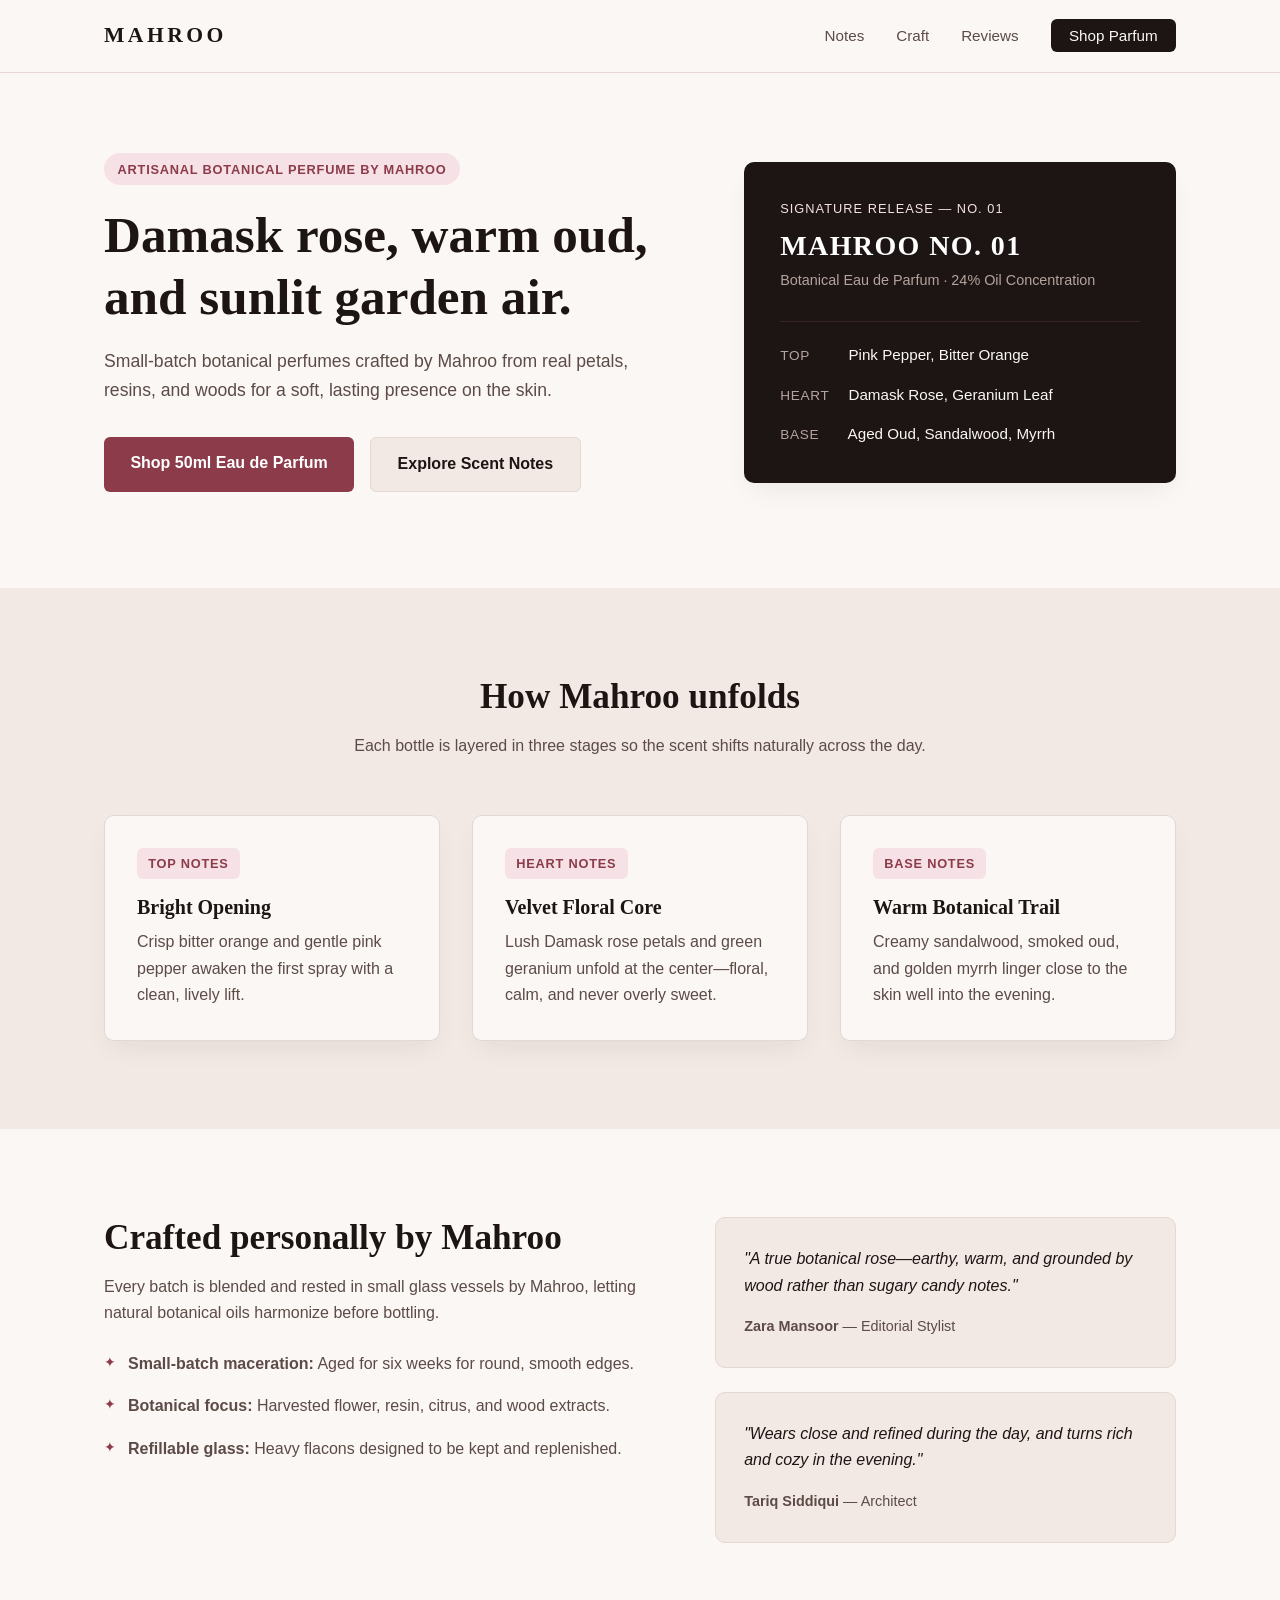
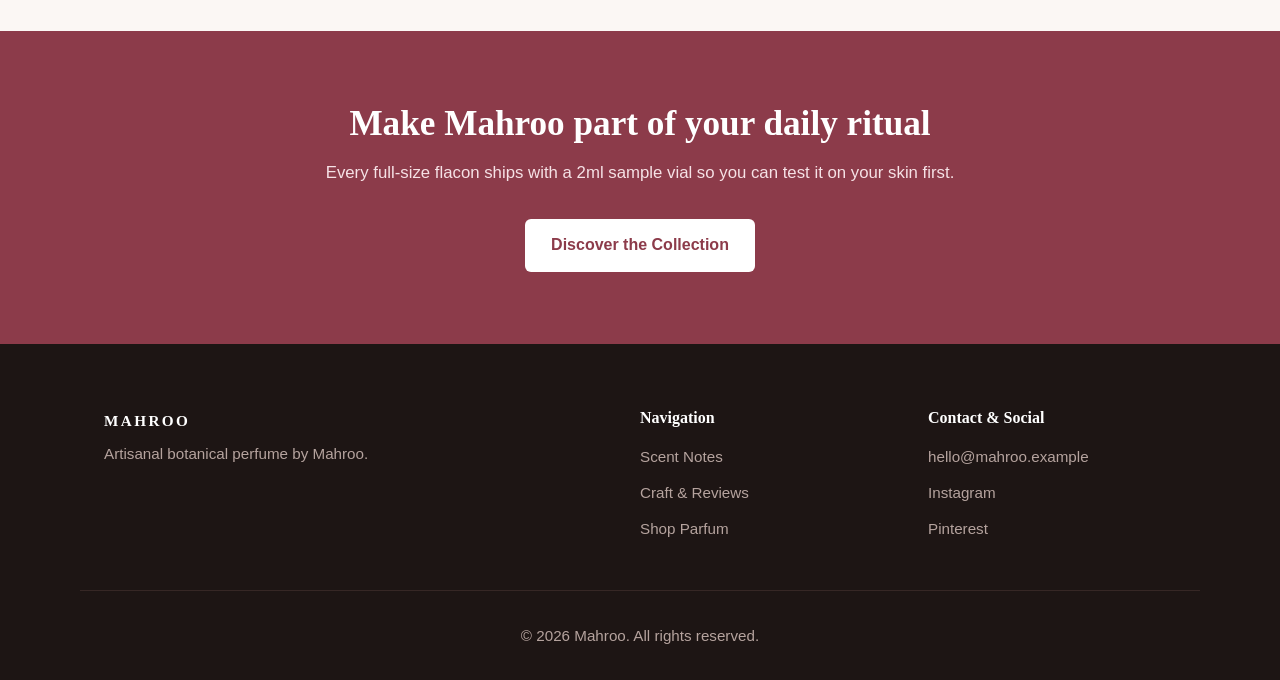
<file: TASK_01/index.html>
<!DOCTYPE html>
<html lang="en">
<head>
  <meta charset="UTF-8">
  <meta name="viewport" content="width=device-width, initial-scale=1.0">
  <title>Mahroo — Artisanal Botanical Perfume</title>
  <link rel="stylesheet" href="styles.css">
</head>
<body>

  <!-- Sticky Navigation Bar -->
  <header class="navbar">
    <div class="container nav-content">
      <a href="#" class="logo">MAHROO</a>
      <nav>
        <ul class="nav-links">
          <li><a href="#notes">Notes</a></li>
          <li><a href="#craft">Craft</a></li>
          <li><a href="#reviews">Reviews</a></li>
          <li><a href="#order" class="nav-cta">Shop Parfum</a></li>
        </ul>
      </nav>
    </div>
  </header>

  <main>
    <!-- Hero Section -->
    <section class="hero">
      <div class="container hero-grid">
        <div class="hero-text">
          <span class="badge">Artisanal Botanical Perfume by Mahroo</span>
          <h1>Damask rose, warm oud, and sunlit garden air.</h1>
          <p>Small-batch botanical perfumes crafted by Mahroo from real petals, resins, and woods for a soft, lasting presence on the skin.</p>
          <div class="hero-actions">
            <a href="#order" class="btn btn-primary">Shop 50ml Eau de Parfum</a>
            <a href="#notes" class="btn btn-secondary">Explore Scent Notes</a>
          </div>
        </div>

        <div class="hero-visual">
          <div class="scent-card">
            <p class="scent-tag">Signature Release — No. 01</p>
            <h2>MAHROO NO. 01</h2>
            <p class="scent-concentration">Botanical Eau de Parfum · 24% Oil Concentration</p>
            <ul class="pyramid-list">
              <li><span>Top</span> Pink Pepper, Bitter Orange</li>
              <li><span>Heart</span> Damask Rose, Geranium Leaf</li>
              <li><span>Base</span> Aged Oud, Sandalwood, Myrrh</li>
            </ul>
          </div>
        </div>
      </div>
    </section>

    <!-- Section 1: Scent Notes -->
    <section id="notes" class="section bg-alt">
      <div class="container">
        <div class="section-header">
          <h2>How Mahroo unfolds</h2>
          <p>Each bottle is layered in three stages so the scent shifts naturally across the day.</p>
        </div>

        <div class="cards-grid">
          <article class="card">
            <div class="note-label">Top Notes</div>
            <h3>Bright Opening</h3>
            <p>Crisp bitter orange and gentle pink pepper awaken the first spray with a clean, lively lift.</p>
          </article>

          <article class="card">
            <div class="note-label">Heart Notes</div>
            <h3>Velvet Floral Core</h3>
            <p>Lush Damask rose petals and green geranium unfold at the center—floral, calm, and never overly sweet.</p>
          </article>

          <article class="card">
            <div class="note-label">Base Notes</div>
            <h3>Warm Botanical Trail</h3>
            <p>Creamy sandalwood, smoked oud, and golden myrrh linger close to the skin well into the evening.</p>
          </article>
        </div>
      </div>
    </section>

    <!-- Section 2: Craft & Reviews -->
    <section id="craft" class="section">
      <div class="container craft-grid">
        <div class="craft-info">
          <h2>Crafted personally by Mahroo</h2>
          <p>Every batch is blended and rested in small glass vessels by Mahroo, letting natural botanical oils harmonize before bottling.</p>
          <ul class="craft-list">
            <li><strong>Small-batch maceration:</strong> Aged for six weeks for round, smooth edges.</li>
            <li><strong>Botanical focus:</strong> Harvested flower, resin, citrus, and wood extracts.</li>
            <li><strong>Refillable glass:</strong> Heavy flacons designed to be kept and replenished.</li>
          </ul>
        </div>

        <div id="reviews" class="reviews-stack">
          <blockquote class="review-card">
            <p>"A true botanical rose—earthy, warm, and grounded by wood rather than sugary candy notes."</p>
            <footer><strong>Zara Mansoor</strong> — Editorial Stylist</footer>
          </blockquote>

          <blockquote class="review-card">
            <p>"Wears close and refined during the day, and turns rich and cozy in the evening."</p>
            <footer><strong>Tariq Siddiqui</strong> — Architect</footer>
          </blockquote>
        </div>
      </div>
    </section>

    <!-- Call to Action -->
    <section id="order" class="cta-banner">
      <div class="container">
        <h2>Make Mahroo part of your daily ritual</h2>
        <p>Every full-size flacon ships with a 2ml sample vial so you can test it on your skin first.</p>
        <a href="#" class="btn btn-light">Discover the Collection</a>
      </div>
    </section>
  </main>

  <!-- Footer -->
  <footer class="site-footer">
    <div class="container footer-grid">
      <div>
        <a href="#" class="logo">MAHROO</a>
        <p>Artisanal botanical perfume by Mahroo.</p>
      </div>

      <div>
        <h4>Navigation</h4>
        <ul>
          <li><a href="#notes">Scent Notes</a></li>
          <li><a href="#craft">Craft &amp; Reviews</a></li>
          <li><a href="#order">Shop Parfum</a></li>
        </ul>
      </div>

      <div>
        <h4>Contact &amp; Social</h4>
        <ul>
          <li><a href="mailto:hello@mahroo.example">hello@mahroo.example</a></li>
          <li><a href="#">Instagram</a></li>
          <li><a href="#">Pinterest</a></li>
        </ul>
      </div>
    </div>

    <div class="container footer-bottom">
      <p>&copy; 2026 Mahroo. All rights reserved.</p>
    </div>
  </footer>

</body>
</html>
</file>
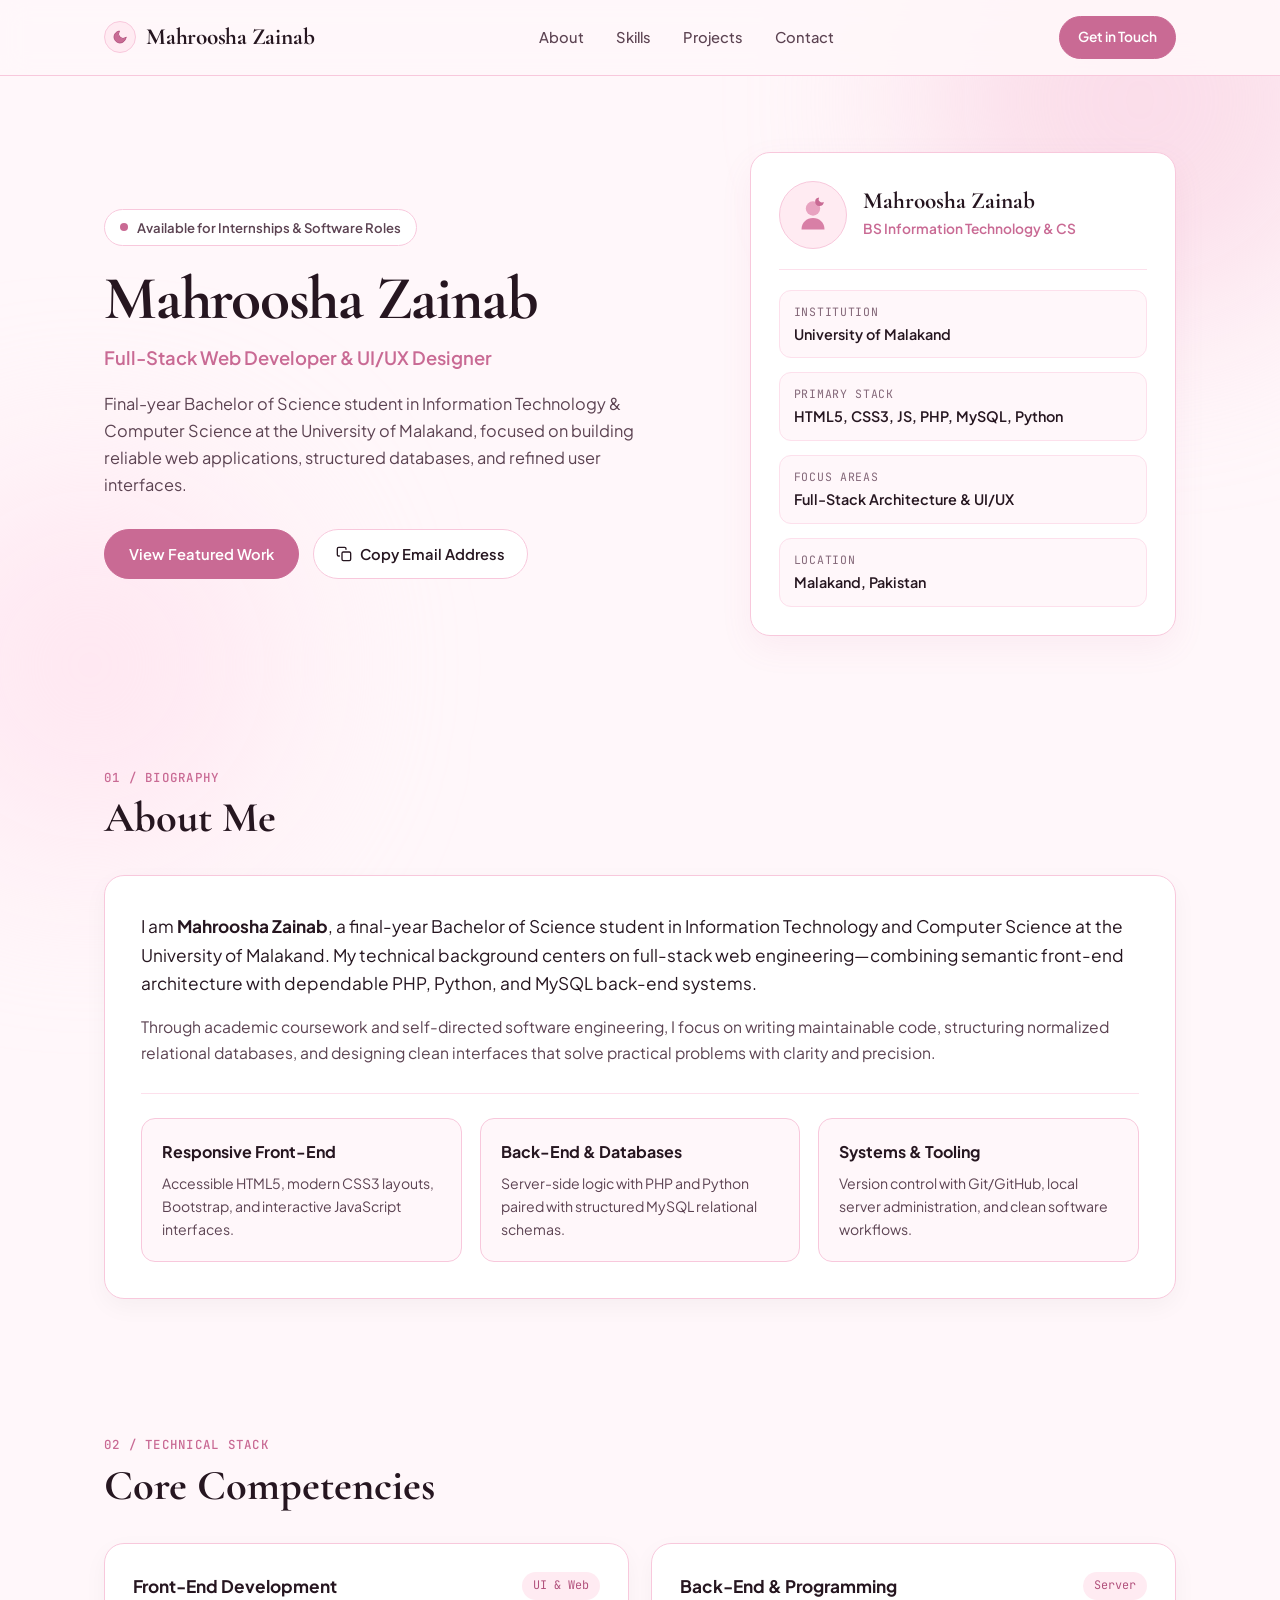
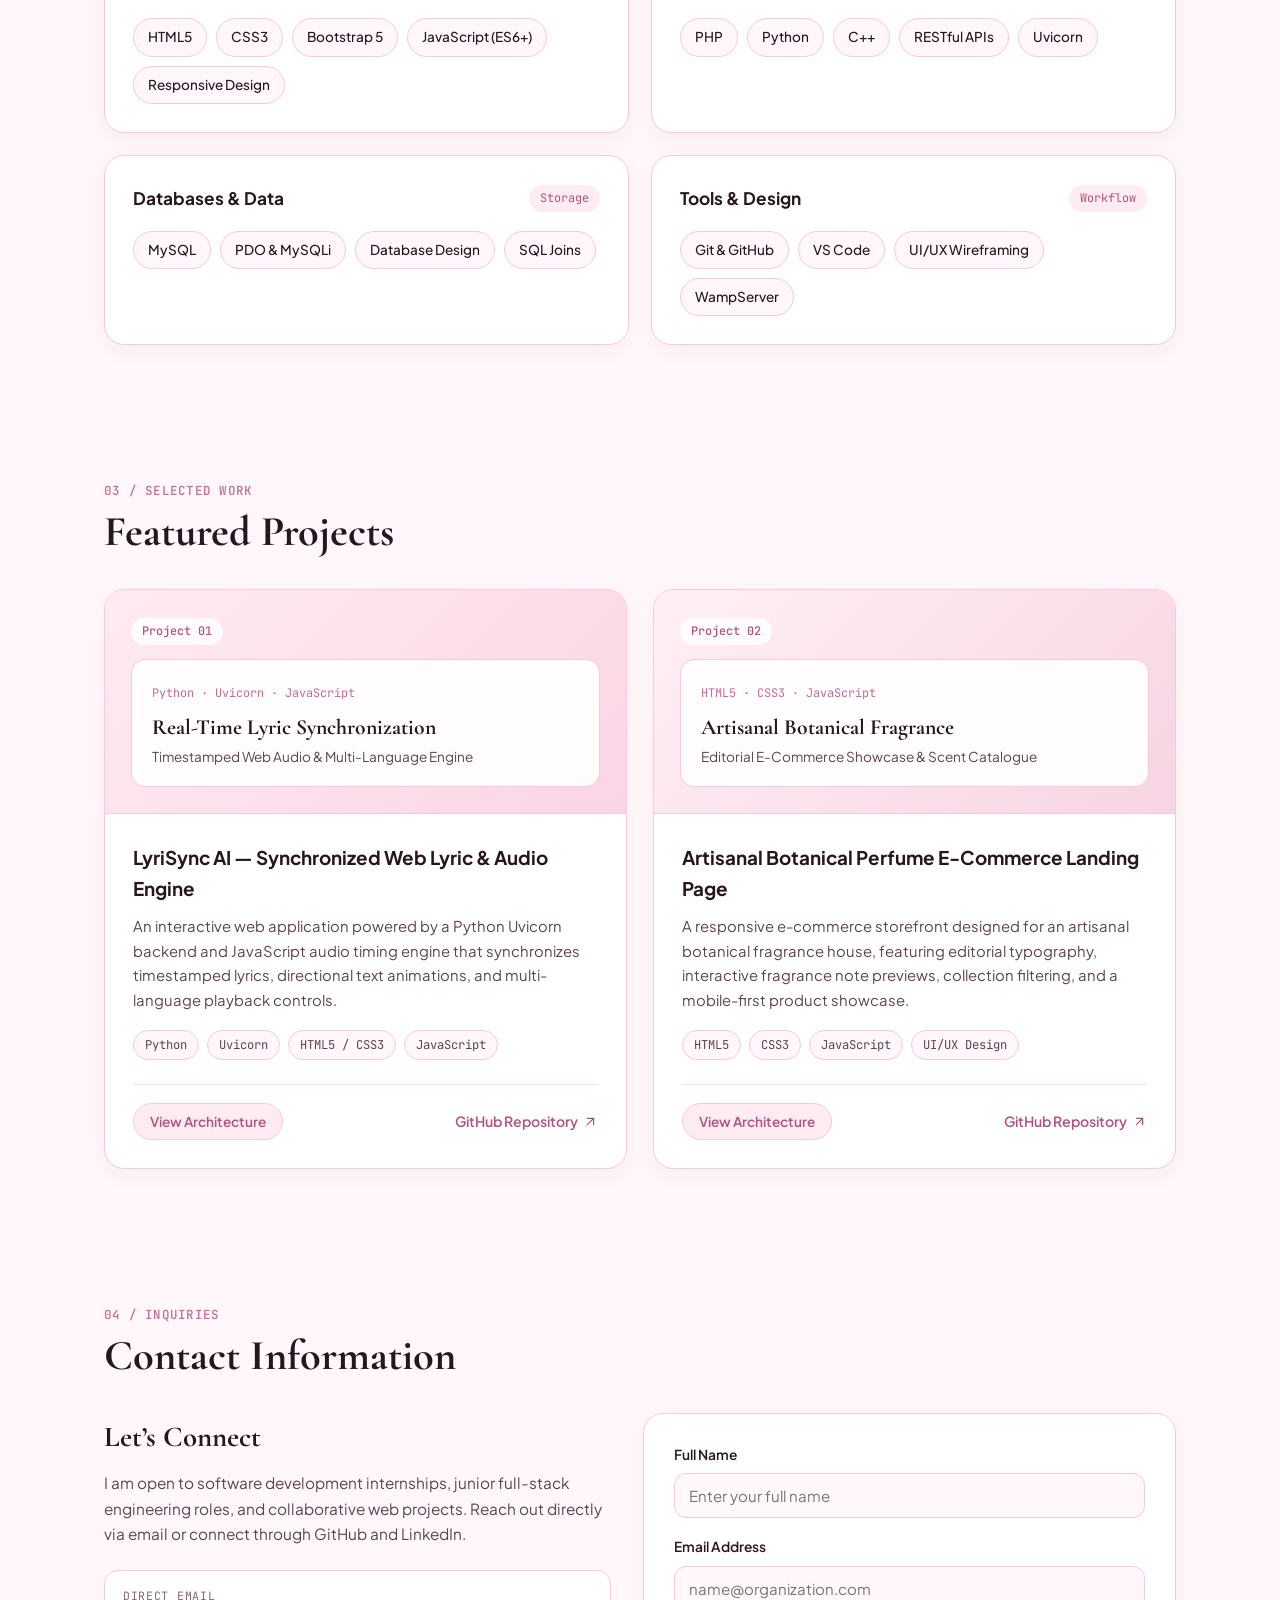
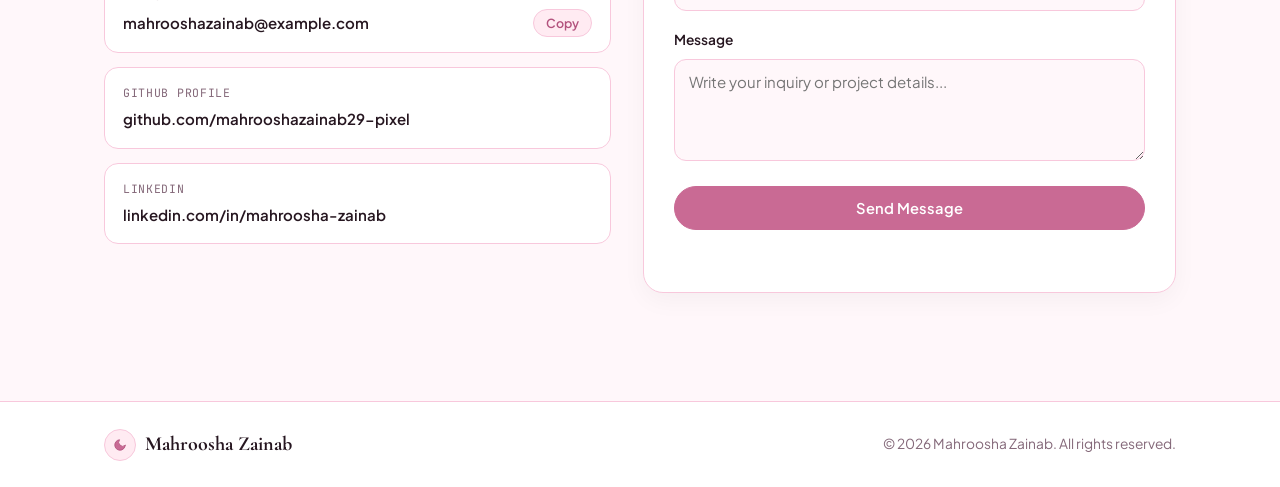
<file: TASK_02/index.html>
<!DOCTYPE html>
<html lang="en" class="scroll-smooth">
<head>
  <meta charset="UTF-8" />
  <meta name="viewport" content="width=device-width, initial-scale=1.0" />
  <title>Mahroosha Zainab — Full-Stack Web Developer</title>
  <link rel="preconnect" href="https://fonts.googleapis.com" />
  <link rel="preconnect" href="https://fonts.gstatic.com" crossorigin />
  <link href="https://fonts.googleapis.com/css2?family=Cormorant+Garamond:ital,wght@0,500;0,600;0,700;1,500&family=Plus+Jakarta+Sans:wght@400;500;600;700&family=JetBrains+Mono:wght@400;500&display=swap" rel="stylesheet" />
  <link rel="stylesheet" href="style.css" />
</head>
<body>

  <!-- Ambient Soft Blush Glows -->
  <div class="ambient-glow-1" aria-hidden="true"></div>
  <div class="ambient-glow-2" aria-hidden="true"></div>

  <!-- Header Navigation -->
  <header class="site-header" id="navbar">
    <div class="header-inner">
      <a href="#top" class="brand-logo" aria-label="Mahroosha Zainab Home">
        <span class="moon-badge" aria-hidden="true">
          <svg width="16" height="16" viewBox="0 0 24 24" fill="none">
            <path d="M21 12.79A9 9 0 1 1 11.21 3 7 7 0 0 0 21 12.79z" fill="#C96A94" stroke="#B2527D" stroke-width="1.4" stroke-linecap="round" stroke-linejoin="round"/>
          </svg>
        </span>
        <span class="brand-name">Mahroosha Zainab</span>
      </a>

      <nav class="nav-links" aria-label="Primary Navigation">
        <a href="#about">About</a>
        <a href="#skills">Skills</a>
        <a href="#projects">Projects</a>
        <a href="#contact">Contact</a>
      </nav>

      <div class="nav-actions">
        <a href="#contact" class="btn-primary btn-sm">Get in Touch</a>
        <button class="menu-toggle" id="menuToggle" aria-label="Open menu" aria-expanded="false">
          <svg width="22" height="22" viewBox="0 0 24 24" fill="none" stroke="currentColor" stroke-width="2" stroke-linecap="round">
            <line x1="4" y1="7" x2="20" y2="7"></line>
            <line x1="4" y1="12" x2="20" y2="12"></line>
            <line x1="4" y1="17" x2="20" y2="17"></line>
          </svg>
        </button>
      </div>
    </div>

    <!-- Mobile Menu Drawer -->
    <div class="mobile-drawer" id="mobileDrawer">
      <a href="#about" class="mobile-link">About</a>
      <a href="#skills" class="mobile-link">Skills</a>
      <a href="#projects" class="mobile-link">Projects</a>
      <a href="#contact" class="mobile-link">Contact</a>
      <a href="#contact" class="btn-primary mobile-cta">Get in Touch</a>
    </div>
  </header>

  <main id="top">
    <!-- Hero Section -->
    <section class="hero-section">
      <div class="container hero-grid">
        <div class="hero-content reveal">
          <div class="status-pill">
            <span class="status-dot"></span>
            Available for Internships &amp; Software Roles
          </div>

          <h1 class="hero-title">Mahroosha Zainab</h1>
          <p class="hero-role">Full-Stack Web Developer &amp; UI/UX Designer</p>

          <p class="hero-summary">
            Final-year Bachelor of Science student in Information Technology &amp; Computer Science at the University of Malakand, focused on building reliable web applications, structured databases, and refined user interfaces.
          </p>

          <div class="hero-buttons">
            <a href="#projects" class="btn-primary">View Featured Work</a>
            <button type="button" class="btn-secondary" id="copyEmailHero">
              <svg width="16" height="16" viewBox="0 0 24 24" fill="none" stroke="currentColor" stroke-width="2" stroke-linecap="round" stroke-linejoin="round">
                <rect x="9" y="9" width="13" height="13" rx="2" ry="2"></rect>
                <path d="M5 15H4a2 2 0 0 1-2-2V4a2 2 0 0 1 2-2h9a2 2 0 0 1 2 2v1"></path>
              </svg>
              <span id="copyHeroText">Copy Email Address</span>
            </button>
          </div>
        </div>

        <!-- Formal Developer Dossier Card -->
        <aside class="dossier-card reveal">
          <div class="dossier-top">
            <div class="avatar-circle" aria-hidden="true">
              <svg width="46" height="46" viewBox="0 0 64 64" fill="none">
                <circle cx="32" cy="23" r="10" fill="#E8A2C0" />
                <path d="M16 52C16 42.5 23 36 32 36C41 36 48 42.5 48 52" fill="#D87FA6" />
                <path d="M47 14A6 6 0 1 1 40.5 7.5 4.8 4.8 0 0 0 47 14Z" fill="#C96A94" />
              </svg>
            </div>
            <div>
              <h2 class="dossier-name">Mahroosha Zainab</h2>
              <p class="dossier-degree">BS Information Technology &amp; CS</p>
            </div>
          </div>

          <div class="dossier-list">
            <div class="dossier-row">
              <span class="dossier-label">Institution</span>
              <span class="dossier-value">University of Malakand</span>
            </div>
            <div class="dossier-row">
              <span class="dossier-label">Primary Stack</span>
              <span class="dossier-value">HTML5, CSS3, JS, PHP, MySQL, Python</span>
            </div>
            <div class="dossier-row">
              <span class="dossier-label">Focus Areas</span>
              <span class="dossier-value">Full-Stack Architecture &amp; UI/UX</span>
            </div>
            <div class="dossier-row">
              <span class="dossier-label">Location</span>
              <span class="dossier-value">Malakand, Pakistan</span>
            </div>
          </div>
        </aside>
      </div>
    </section>

    <!-- About Section -->
    <section id="about" class="section">
      <div class="container">
        <div class="section-header reveal">
          <span class="section-eyebrow">01 / Biography</span>
          <h2 class="section-title">About Me</h2>
        </div>

        <div class="about-card reveal">
          <p class="about-lead">
            I am <strong>Mahroosha Zainab</strong>, a final-year Bachelor of Science student in Information Technology and Computer Science at the University of Malakand. My technical background centers on full-stack web engineering—combining semantic front-end architecture with dependable PHP, Python, and MySQL back-end systems.
          </p>
          <p class="about-body">
            Through academic coursework and self-directed software engineering, I focus on writing maintainable code, structuring normalized relational databases, and designing clean interfaces that solve practical problems with clarity and precision.
          </p>

          <div class="pillars-grid">
            <div class="pillar-item">
              <h3>Responsive Front-End</h3>
              <p>Accessible HTML5, modern CSS3 layouts, Bootstrap, and interactive JavaScript interfaces.</p>
            </div>
            <div class="pillar-item">
              <h3>Back-End &amp; Databases</h3>
              <p>Server-side logic with PHP and Python paired with structured MySQL relational schemas.</p>
            </div>
            <div class="pillar-item">
              <h3>Systems &amp; Tooling</h3>
              <p>Version control with Git/GitHub, local server administration, and clean software workflows.</p>
            </div>
          </div>
        </div>
      </div>
    </section>

    <!-- Skills Section -->
    <section id="skills" class="section">
      <div class="container">
        <div class="section-header reveal">
          <span class="section-eyebrow">02 / Technical Stack</span>
          <h2 class="section-title">Core Competencies</h2>
        </div>

        <div class="skills-grid">
          <div class="skill-card reveal">
            <div class="skill-head">
              <h3>Front-End Development</h3>
              <span class="skill-tag">UI &amp; Web</span>
            </div>
            <div class="badge-list">
              <span class="tech-badge">HTML5</span>
              <span class="tech-badge">CSS3</span>
              <span class="tech-badge">Bootstrap 5</span>
              <span class="tech-badge">JavaScript (ES6+)</span>
              <span class="tech-badge">Responsive Design</span>
            </div>
          </div>

          <div class="skill-card reveal">
            <div class="skill-head">
              <h3>Back-End &amp; Programming</h3>
              <span class="skill-tag">Server</span>
            </div>
            <div class="badge-list">
              <span class="tech-badge">PHP</span>
              <span class="tech-badge">Python</span>
              <span class="tech-badge">C++</span>
              <span class="tech-badge">RESTful APIs</span>
              <span class="tech-badge">Uvicorn</span>
            </div>
          </div>

          <div class="skill-card reveal">
            <div class="skill-head">
              <h3>Databases &amp; Data</h3>
              <span class="skill-tag">Storage</span>
            </div>
            <div class="badge-list">
              <span class="tech-badge">MySQL</span>
              <span class="tech-badge">PDO &amp; MySQLi</span>
              <span class="tech-badge">Database Design</span>
              <span class="tech-badge">SQL Joins</span>
              
            </div>
          </div>

          <div class="skill-card reveal">
            <div class="skill-head">
              <h3>Tools &amp; Design</h3>
              <span class="skill-tag">Workflow</span>
            </div>
            <div class="badge-list">
              <span class="tech-badge">Git &amp; GitHub</span>
              <span class="tech-badge">VS Code</span>
              <span class="tech-badge">UI/UX Wireframing</span>
              <span class="tech-badge">WampServer</span>
              
            </div>
          </div>
        </div>
      </div>
    </section>

    <!-- Projects Section -->
    <section id="projects" class="section">
      <div class="container">
        <div class="section-header reveal">
          <span class="section-eyebrow">03 / Selected Work</span>
          <h2 class="section-title">Featured Projects</h2>
        </div>

        <div class="projects-grid">
          <!-- Project 1: LyriSync AI -->
          <article class="project-card reveal">
            <div class="project-preview preview-1">
              <span class="project-index">Project 01</span>
              <div class="preview-box">
                <span class="preview-chip">Python · Uvicorn · JavaScript</span>
                <h4>Real-Time Lyric Synchronization</h4>
                <p>Timestamped Web Audio &amp; Multi-Language Engine</p>
              </div>
            </div>

            <div class="project-body">
              <h3>LyriSync AI — Synchronized Web Lyric &amp; Audio Engine</h3>
              <p>
                An interactive web application powered by a Python Uvicorn backend and JavaScript audio timing engine that synchronizes timestamped lyrics, directional text animations, and multi-language playback controls.
              </p>

              <div class="project-tags">
                <span>Python</span>
                <span>Uvicorn</span>
                <span>HTML5 / CSS3</span>
                <span>JavaScript</span>
              </div>

              <div class="project-footer">
                <button type="button" class="btn-outline" data-project="lyrisync">View Architecture</button>
                <a href="https://github.com/mahrooshazainab29-pixel" target="_blank" rel="noopener noreferrer" class="github-link">
                  GitHub Repository
                  <svg width="15" height="15" viewBox="0 0 24 24" fill="none" stroke="currentColor" stroke-width="2" stroke-linecap="round" stroke-linejoin="round">
                    <path d="M7 17L17 7"></path>
                    <path d="M7 7h10v10"></path>
                  </svg>
                </a>
              </div>
            </div>
          </article>

          <!-- Project 2: Artisanal Botanical Perfume E-Commerce Landing Page -->
          <article class="project-card reveal">
            <div class="project-preview preview-2">
              <span class="project-index">Project 02</span>
              <div class="preview-box">
                <span class="preview-chip">HTML5 · CSS3 · JavaScript</span>
                <h4>Artisanal Botanical Fragrance</h4>
                <p>Editorial E-Commerce Showcase &amp; Scent Catalogue</p>
              </div>
            </div>

            <div class="project-body">
              <h3>Artisanal Botanical Perfume E-Commerce Landing Page</h3>
              <p>
                A responsive e-commerce storefront designed for an artisanal botanical fragrance house, featuring editorial typography, interactive fragrance note previews, collection filtering, and a mobile-first product showcase.
              </p>

              <div class="project-tags">
                <span>HTML5</span>
                <span>CSS3</span>
                <span>JavaScript</span>
                <span>UI/UX Design</span>
              </div>

              <div class="project-footer">
                <button type="button" class="btn-outline" data-project="perfume">View Architecture</button>
                <a href="https://github.com/mahrooshazainab29-pixel" target="_blank" rel="noopener noreferrer" class="github-link">
                  GitHub Repository
                  <svg width="15" height="15" viewBox="0 0 24 24" fill="none" stroke="currentColor" stroke-width="2" stroke-linecap="round" stroke-linejoin="round">
                    <path d="M7 17L17 7"></path>
                    <path d="M7 7h10v10"></path>
                  </svg>
                </a>
              </div>
            </div>
          </article>
        </div>
      </div>
    </section>

    <!-- Contact Section -->
    <section id="contact" class="section">
      <div class="container">
        <div class="section-header reveal">
          <span class="section-eyebrow">04 / Inquiries</span>
          <h2 class="section-title">Contact Information</h2>
        </div>

        <div class="contact-grid">
          <div class="contact-info reveal">
            <h3>Let’s Connect</h3>
            <p>
              I am open to software development internships, junior full-stack engineering roles, and collaborative web projects. Reach out directly via email or connect through GitHub and LinkedIn.
            </p>

            <div class="contact-cards">
              <div class="info-tile">
                <span class="tile-label">Direct Email</span>
                <div class="tile-row">
                  <a href="mailto:mahrooshazainab@example.com" class="tile-value">mahrooshazainab@example.com</a>
                  <button type="button" class="copy-mini" id="copyEmailContact">Copy</button>
                </div>
              </div>

              <div class="info-tile">
                <span class="tile-label">GitHub Profile</span>
                <a href="https://github.com/mahrooshazainab29-pixel" target="_blank" rel="noopener noreferrer" class="tile-value">
                  github.com/mahrooshazainab29-pixel
                </a>
              </div>

              <div class="info-tile">
                <span class="tile-label">LinkedIn</span>
                <a href="https://www.linkedin.com" target="_blank" rel="noopener noreferrer" class="tile-value">
                  linkedin.com/in/mahroosha-zainab
                </a>
              </div>
            </div>
          </div>

          <form class="contact-form reveal" id="contactForm">
            <div class="form-group">
              <label for="senderName">Full Name</label>
              <input type="text" id="senderName" name="senderName" placeholder="Enter your full name" required />
            </div>

            <div class="form-group">
              <label for="senderEmail">Email Address</label>
              <input type="email" id="senderEmail" name="senderEmail" placeholder="name@organization.com" required />
            </div>

            <div class="form-group">
              <label for="senderMessage">Message</label>
              <textarea id="senderMessage" name="senderMessage" rows="4" placeholder="Write your inquiry or project details..." required></textarea>
            </div>

            <button type="submit" class="btn-primary form-submit">Send Message</button>
            <p class="form-feedback" id="formFeedback" role="status" aria-live="polite"></p>
          </form>
        </div>
      </div>
    </section>
  </main>

  <!-- Footer -->
  <footer class="site-footer">
    <div class="container footer-inner">
      <div class="footer-brand">
        <span class="moon-badge" aria-hidden="true">
          <svg width="14" height="14" viewBox="0 0 24 24" fill="none">
            <path d="M21 12.79A9 9 0 1 1 11.21 3 7 7 0 0 0 21 12.79z" fill="#C96A94" stroke="#B2527D" stroke-width="1.4" stroke-linecap="round" stroke-linejoin="round"/>
          </svg>
        </span>
        <span>Mahroosha Zainab</span>
      </div>
      <p class="footer-copy">&copy; 2026 Mahroosha Zainab. All rights reserved.</p>
    </div>
  </footer>

  <!-- Project Detail Modal -->
  <div class="modal-backdrop" id="projectModal" role="dialog" aria-modal="true" aria-labelledby="modalTitle" hidden>
    <div class="modal-panel">
      <div class="modal-header">
        <div>
          <span class="modal-tag" id="modalCategory">Project Architecture</span>
          <h3 id="modalTitle">Project Title</h3>
        </div>
        <button type="button" class="modal-close" id="closeModal" aria-label="Close modal">&times;</button>
      </div>
      <p class="modal-desc" id="modalDescription"></p>
      <h4 class="modal-subtitle">Key Technical Highlights</h4>
      <ul class="modal-list" id="modalHighlights"></ul>
      <div class="modal-actions">
        <a href="https://github.com/mahrooshazainab29-pixel" target="_blank" rel="noopener noreferrer" class="btn-primary">Open GitHub Profile</a>
        <button type="button" class="btn-secondary" id="closeModalSecondary">Close</button>
      </div>
    </div>
  </div>

  <script>
    // Mobile Menu Toggle
    const menuToggle = document.getElementById('menuToggle');
    const mobileDrawer = document.getElementById('mobileDrawer');

    menuToggle.addEventListener('click', () => {
      const isOpen = mobileDrawer.classList.toggle('open');
      menuToggle.setAttribute('aria-expanded', String(isOpen));
    });

    document.querySelectorAll('.mobile-link, .mobile-cta').forEach(link => {
      link.addEventListener('click', () => {
        mobileDrawer.classList.remove('open');
        menuToggle.setAttribute('aria-expanded', 'false');
      });
    });

    // Copy Email Buttons
    const emailAddress = 'mahrooshazainab@example.com';

    function copyToClipboard(buttonTextEl, defaultLabel) {
      navigator.clipboard.writeText(emailAddress).then(() => {
        buttonTextEl.textContent = 'Copied!';
        setTimeout(() => {
          buttonTextEl.textContent = defaultLabel;
        }, 2000);
      });
    }

    const copyEmailHero = document.getElementById('copyEmailHero');
    const copyHeroText = document.getElementById('copyHeroText');
    copyEmailHero.addEventListener('click', () => copyToClipboard(copyHeroText, 'Copy Email Address'));

    const copyEmailContact = document.getElementById('copyEmailContact');
    copyEmailContact.addEventListener('click', () => copyToClipboard(copyEmailContact, 'Copy'));

    // Project Inspection Modal
    const projectData = {
      lyrisync: {
        category: 'Full-Stack Web & Audio Application',
        title: 'LyriSync AI — Synchronized Web Lyric & Audio Engine',
        description: 'Built with a lightweight Python Uvicorn backend and modular JavaScript front-end to parse timestamped lyric files and synchronize real-time visual typography with audio playback.',
        highlights: [
          'Precision timestamp synchronization mapped to HTML5 Web Audio playback states.',
          'Customizable text scroll directions and smooth CSS3 keyframe transitions.',
          'Multi-language lyric rendering with clean, responsive typography.',
          'Asynchronous Python Uvicorn server handling lyric track delivery.'
        ]
      },
      perfume: {
        category: 'Front-End E-Commerce & UI/UX Design',
        title: 'Artisanal Botanical Perfume E-Commerce Landing Page',
        description: 'A refined, responsive digital storefront crafted for an artisanal botanical fragrance collection, emphasizing editorial hierarchy, tactile color harmony, and intuitive product discovery.',
        highlights: [
          'Semantic HTML5 structure and custom CSS3 Grid/Flexbox layouts across all viewports.',
          'Interactive fragrance pyramid breakdown showcasing top, heart, and base botanical notes.',
          'Smooth-scrolling section navigation and accessible interactive product cards.',
          'Optimized visual presentation with consistent branding and refined serif-sans pairings.'
        ]
      }
    };

    const modal = document.getElementById('projectModal');
    const modalCategory = document.getElementById('modalCategory');
    const modalTitle = document.getElementById('modalTitle');
    const modalDescription = document.getElementById('modalDescription');
    const modalHighlights = document.getElementById('modalHighlights');

    document.querySelectorAll('[data-project]').forEach(btn => {
      btn.addEventListener('click', () => {
        const key = btn.getAttribute('data-project');
        const info = projectData[key];
        if (!info) return;

        modalCategory.textContent = info.category;
        modalTitle.textContent = info.title;
        modalDescription.textContent = info.description;
        modalHighlights.innerHTML = info.highlights.map(item => `<li>${item}</li>`).join('');
        modal.hidden = false;
      });
    });

    function closeProjectModal() {
      modal.hidden = true;
    }

    document.getElementById('closeModal').addEventListener('click', closeProjectModal);
    document.getElementById('closeModalSecondary').addEventListener('click', closeProjectModal);
    modal.addEventListener('click', (e) => {
      if (e.target === modal) closeProjectModal();
    });

    // Contact Form Submission Feedback
    const contactForm = document.getElementById('contactForm');
    const formFeedback = document.getElementById('formFeedback');

    contactForm.addEventListener('submit', (e) => {
      e.preventDefault();
      const name = document.getElementById('senderName').value.trim();
      formFeedback.textContent = `Thank you, ${name}. Your message has been recorded for Mahroosha Zainab.`;
      contactForm.reset();
    });

    // Scroll Reveal Observer
    const observer = new IntersectionObserver((entries) => {
      entries.forEach(entry => {
        if (entry.isIntersecting) {
          entry.target.classList.add('visible');
          observer.unobserve(entry.target);
        }
      });
    }, { threshold: 0.12 });

    document.querySelectorAll('.reveal').forEach(el => observer.observe(el));
  </script>
</body>
</html>
</file>
<file: TASK_01/styles.css>
/* =========================================
   1. Color Palette & Variables
   ========================================= */
:root {
  --bg-main: #fbf7f4;
  --bg-alt: #f3e9e4;
  --bg-dark: #1d1514;

  --text-primary: #1d1514;
  --text-secondary: #5c4b47;
  --text-muted: #b5a39e;
  --text-on-dark: #fbf7f4;

  --accent: #8c3b4a;        /* Deep Botanical Rose / Plum */
  --accent-hover: #6e2b38;
  --accent-soft: #f6e2e6;

  --border: #e6d7d2;
  --radius: 10px;
  --shadow: 0 12px 28px -8px rgba(29, 21, 20, 0.08);
}

/* =========================================
   2. Box Sizing & Base Reset
   ========================================= */
*,
*::before,
*::after {
  box-sizing: border-box;
  margin: 0;
  padding: 0;
}

html {
  scroll-behavior: smooth;
}

body {
  font-family: -apple-system, BlinkMacSystemFont, "Segoe UI", Roboto, Helvetica, Arial, sans-serif;
  font-size: 1rem; /* 16px body text */
  line-height: 1.65;
  color: var(--text-primary);
  background-color: var(--bg-main);
}

/* =========================================
   3. Layout & Typography
   ========================================= */
.container {
  width: 100%;
  max-width: 1120px;
  margin: 0 auto;
  padding: 0 1.5rem;
}

.section {
  padding: 5.5rem 0;
}

.bg-alt {
  background-color: var(--bg-alt);
}

h1, h2, h3, h4, .logo {
  font-family: Georgia, "Times New Roman", serif;
  line-height: 1.2;
  font-weight: 600;
}

h1 {
  font-size: clamp(2.25rem, 4vw, 3.2rem);
  margin-bottom: 1.2rem;
}

h2 {
  font-size: clamp(1.75rem, 3vw, 2.2rem);
  margin-bottom: 0.9rem;
}

h3 {
  font-size: 1.25rem;
  margin-bottom: 0.65rem;
}

p {
  color: var(--text-secondary);
}

.section-header {
  text-align: center;
  max-width: 600px;
  margin: 0 auto 3.5rem auto;
}

/* =========================================
   4. Sticky Navigation Bar
   ========================================= */
.navbar {
  position: sticky;
  top: 0;
  z-index: 1000;
  background-color: rgba(251, 247, 244, 0.95);
  backdrop-filter: blur(8px);
  border-bottom: 1px solid var(--border);
}

.nav-content {
  display: flex;
  justify-content: space-between;
  align-items: center;
  min-height: 4.5rem;
}

.logo {
  font-size: 1.35rem;
  letter-spacing: 0.16em;
  text-decoration: none;
  color: var(--text-primary);
}

.nav-links {
  display: flex;
  align-items: center;
  gap: 2rem;
  list-style: none;
}

.nav-links a {
  text-decoration: none;
  color: var(--text-secondary);
  font-size: 0.95rem;
  font-weight: 500;
  transition: color 0.2s ease;
}

.nav-links a:hover {
  color: var(--accent);
}

.nav-links .nav-cta {
  background-color: var(--text-primary);
  color: var(--text-on-dark);
  padding: 0.5rem 1.15rem;
  border-radius: 6px;
}

.nav-links .nav-cta:hover {
  background-color: var(--accent);
}

/* =========================================
   5. Buttons
   ========================================= */
.btn {
  display: inline-block;
  padding: 0.85rem 1.65rem;
  border-radius: 6px;
  font-weight: 600;
  text-decoration: none;
  transition: background-color 0.2s ease, transform 0.15s ease;
}

.btn:hover {
  transform: translateY(-2px);
}

.btn-primary {
  background-color: var(--accent);
  color: #ffffff;
}

.btn-primary:hover {
  background-color: var(--accent-hover);
}

.btn-secondary {
  background-color: var(--bg-alt);
  color: var(--text-primary);
  border: 1px solid var(--border);
}

.btn-light {
  background-color: #ffffff;
  color: var(--accent);
}

/* =========================================
   6. Hero Section
   ========================================= */
.hero {
  padding: 5rem 0 6rem 0;
}

.hero-grid {
  display: grid;
  grid-template-columns: 1.15fr 0.85fr;
  gap: 3.5rem;
  align-items: center;
}

.badge {
  display: inline-block;
  background-color: var(--accent-soft);
  color: var(--accent);
  font-size: 0.8rem;
  font-weight: 700;
  letter-spacing: 0.06em;
  text-transform: uppercase;
  padding: 0.35rem 0.85rem;
  border-radius: 999px;
  margin-bottom: 1.2rem;
}

.hero-text p {
  font-size: 1.1rem;
  margin-bottom: 2rem;
  max-width: 540px;
}

.hero-actions {
  display: flex;
  flex-wrap: wrap;
  gap: 1rem;
}

.scent-card {
  background-color: var(--bg-dark);
  color: var(--text-on-dark);
  padding: 2.25rem;
  border-radius: var(--radius);
  box-shadow: var(--shadow);
}

.scent-tag {
  font-size: 0.8rem;
  letter-spacing: 0.08em;
  text-transform: uppercase;
  color: var(--accent-soft);
  margin-bottom: 0.6rem;
}

.scent-card h2 {
  color: #ffffff;
  font-size: 1.75rem;
  letter-spacing: 0.05em;
  margin-bottom: 0.4rem;
}

.scent-concentration {
  color: var(--text-muted);
  font-size: 0.9rem;
  margin-bottom: 1.75rem;
}

.pyramid-list {
  list-style: none;
  display: flex;
  flex-direction: column;
  gap: 0.9rem;
  border-top: 1px solid #362725;
  padding-top: 1.25rem;
}

.pyramid-list li {
  font-size: 0.95rem;
  color: var(--text-on-dark);
}

.pyramid-list span {
  display: inline-block;
  width: 4rem;
  color: var(--text-muted);
  font-size: 0.85rem;
  text-transform: uppercase;
  letter-spacing: 0.05em;
}

/* =========================================
   7. Scent Notes, Craft & Reviews
   ========================================= */
.cards-grid {
  display: grid;
  grid-template-columns: repeat(3, 1fr);
  gap: 2rem;
}

.card {
  background-color: var(--bg-main);
  padding: 2rem;
  border-radius: var(--radius);
  border: 1px solid var(--border);
  box-shadow: var(--shadow);
}

.note-label {
  display: inline-block;
  font-size: 0.8rem;
  font-weight: 700;
  text-transform: uppercase;
  letter-spacing: 0.06em;
  color: var(--accent);
  background-color: var(--accent-soft);
  padding: 0.3rem 0.7rem;
  border-radius: 6px;
  margin-bottom: 1rem;
}

.craft-grid {
  display: grid;
  grid-template-columns: 1.1fr 0.9fr;
  gap: 3rem;
  align-items: start;
}

.craft-list {
  list-style: none;
  margin-top: 1.5rem;
  display: flex;
  flex-direction: column;
  gap: 1rem;
}

.craft-list li {
  padding-left: 1.5rem;
  position: relative;
  color: var(--text-secondary);
}

.craft-list li::before {
  content: "✦";
  position: absolute;
  left: 0;
  color: var(--accent);
  font-size: 0.9rem;
}

.reviews-stack {
  display: flex;
  flex-direction: column;
  gap: 1.5rem;
}

.review-card {
  background-color: var(--bg-alt);
  padding: 1.75rem;
  border-radius: var(--radius);
  border: 1px solid var(--border);
  display: flex;
  flex-direction: column;
  gap: 1rem;
}

.review-card p {
  font-style: italic;
  color: var(--text-primary);
}

.review-card footer {
  font-size: 0.9rem;
  color: var(--text-secondary);
}

/* =========================================
   8. CTA Banner & Footer
   ========================================= */
.cta-banner {
  background-color: var(--accent);
  text-align: center;
  padding: 4.5rem 0;
}

.cta-banner h2 {
  color: #ffffff;
}

.cta-banner p {
  color: var(--accent-soft);
  margin-bottom: 2rem;
  font-size: 1.05rem;
}

.site-footer {
  background-color: var(--bg-dark);
  color: var(--text-on-dark);
  padding: 4rem 0 2rem 0;
}

.footer-grid {
  display: grid;
  grid-template-columns: 2fr 1fr 1fr;
  gap: 2.5rem;
  padding-bottom: 3rem;
  border-bottom: 1px solid #362725;
}

.site-footer .logo {
  color: #ffffff;
  display: inline-block;
  margin-bottom: 0.65rem;
}

.site-footer p,
.site-footer a {
  color: var(--text-muted);
  text-decoration: none;
  font-size: 0.95rem;
}

.site-footer a:hover {
  color: #ffffff;
}

.site-footer h4 {
  color: #ffffff;
  font-size: 1rem;
  margin-bottom: 1rem;
}

.site-footer ul {
  list-style: none;
  display: flex;
  flex-direction: column;
  gap: 0.6rem;
}

.footer-bottom {
  padding-top: 2rem;
  text-align: center;
}

/* =========================================
   9. Responsive Layout
   ========================================= */
@media (max-width: 860px) {
  .hero-grid,
  .cards-grid,
  .craft-grid,
  .footer-grid {
    grid-template-columns: 1fr;
  }

  .hero {
    padding: 3.5rem 0;
  }

  .section {
    padding: 4rem 0;
  }
}

@media (max-width: 600px) {
  .nav-content {
    flex-direction: column;
    padding: 1rem 0;
    gap: 0.75rem;
  }

  .nav-links {
    gap: 1.15rem;
    flex-wrap: wrap;
    justify-content: center;
  }
}
</file>
<file: TASK_02/style.css>
/* =========================================
   Theme Tokens — Formal Soft Rose & Blush
   ========================================= */
:root {
  --bg-page: #FFF7FA;
  --bg-surface: #FFFFFF;
  --bg-blush: #FFEBF2;
  --bg-blush-deep: #FDE0EC;
  --border-soft: #F8C8DC;
  --border-strong: #E9A8C4;
  --accent-primary: #C96A94;
  --accent-hover: #B2527D;
  --text-primary: #261620;
  --text-secondary: #5C4352;
  --text-muted: #846879;
  --shadow-soft: 0 12px 32px rgba(201, 106, 148, 0.08);
  --shadow-card: 0 8px 24px rgba(38, 22, 32, 0.04);
  --font-serif: 'Cormorant Garamond', Georgia, serif;
  --font-sans: 'Plus Jakarta Sans', -apple-system, BlinkMacSystemFont, sans-serif;
  --font-mono: 'JetBrains Mono', monospace;
  --radius-lg: 20px;
  --radius-md: 14px;
  --radius-pill: 999px;
}

/* =========================================
   Reset & Base Styles
   ========================================= */
*,
*::before,
*::after {
  box-sizing: border-box;
  margin: 0;
  padding: 0;
}

html {
  scroll-behavior: smooth;
}

body {
  background-color: var(--bg-page);
  color: var(--text-primary);
  font-family: var(--font-sans);
  line-height: 1.65;
  overflow-x: hidden;
  position: relative;
}

a {
  color: inherit;
  text-decoration: none;
}

button {
  font-family: inherit;
  cursor: pointer;
}

.container {
  max-width: 1120px;
  margin: 0 auto;
  padding: 0 24px;
}

/* Soft Ambient Glows (No Grid or Lines) */
.ambient-glow-1,
.ambient-glow-2 {
  position: fixed;
  border-radius: 50%;
  pointer-events: none;
  z-index: -1;
  filter: blur(90px);
}

.ambient-glow-1 {
  width: 440px;
  height: 440px;
  background: rgba(248, 200, 220, 0.55);
  top: -120px;
  right: -80px;
}

.ambient-glow-2 {
  width: 380px;
  height: 380px;
  background: rgba(255, 226, 238, 0.7);
  bottom: 5%;
  left: -100px;
}

/* =========================================
   Navigation Header
   ========================================= */
.site-header {
  position: sticky;
  top: 0;
  z-index: 100;
  background: rgba(255, 247, 250, 0.88);
  backdrop-filter: blur(14px);
  -webkit-backdrop-filter: blur(14px);
  border-bottom: 1px solid var(--border-soft);
}

.header-inner {
  max-width: 1120px;
  margin: 0 auto;
  padding: 16px 24px;
  display: flex;
  align-items: center;
  justify-content: space-between;
  gap: 16px;
}

.brand-logo {
  display: inline-flex;
  align-items: center;
  gap: 10px;
}

.moon-badge {
  width: 32px;
  height: 32px;
  border-radius: 50%;
  background: var(--bg-blush);
  border: 1px solid var(--border-soft);
  display: inline-flex;
  align-items: center;
  justify-content: center;
  flex-shrink: 0;
}

.brand-name {
  font-family: var(--font-serif);
  font-size: 1.45rem;
  font-weight: 700;
  letter-spacing: -0.01em;
  color: var(--text-primary);
}

.nav-links {
  display: flex;
  align-items: center;
  gap: 32px;
}

.nav-links a {
  font-size: 0.92rem;
  font-weight: 500;
  color: var(--text-secondary);
  transition: color 0.2s ease;
}

.nav-links a:hover {
  color: var(--accent-primary);
}

.nav-actions {
  display: flex;
  align-items: center;
  gap: 12px;
}

.menu-toggle {
  display: none;
  background: var(--bg-surface);
  border: 1px solid var(--border-soft);
  color: var(--text-primary);
  border-radius: 10px;
  padding: 7px 9px;
}

.mobile-drawer {
  display: none;
  flex-direction: column;
  gap: 12px;
  padding: 16px 24px 22px;
  background: var(--bg-surface);
  border-bottom: 1px solid var(--border-soft);
}

.mobile-drawer.open {
  display: flex;
}

.mobile-link {
  font-size: 0.98rem;
  font-weight: 500;
  color: var(--text-secondary);
  padding: 6px 0;
}

/* =========================================
   Buttons
   ========================================= */
.btn-primary {
  display: inline-flex;
  align-items: center;
  justify-content: center;
  gap: 8px;
  background: var(--accent-primary);
  color: #FFFFFF;
  font-size: 0.92rem;
  font-weight: 600;
  padding: 12px 24px;
  border-radius: var(--radius-pill);
  border: 1px solid var(--accent-primary);
  transition: background 0.2s ease, transform 0.2s ease, box-shadow 0.2s ease;
}

.btn-primary:hover {
  background: var(--accent-hover);
  border-color: var(--accent-hover);
  transform: translateY(-1px);
  box-shadow: 0 8px 20px rgba(201, 106, 148, 0.24);
}

.btn-sm {
  padding: 9px 18px;
  font-size: 0.86rem;
}

.btn-secondary {
  display: inline-flex;
  align-items: center;
  justify-content: center;
  gap: 8px;
  background: var(--bg-surface);
  color: var(--text-primary);
  font-size: 0.92rem;
  font-weight: 600;
  padding: 12px 22px;
  border-radius: var(--radius-pill);
  border: 1px solid var(--border-soft);
  transition: border-color 0.2s ease, background 0.2s ease;
}

.btn-secondary:hover {
  background: var(--bg-blush);
  border-color: var(--border-strong);
}

.btn-outline {
  background: var(--bg-blush);
  color: var(--accent-hover);
  border: 1px solid var(--border-soft);
  font-size: 0.85rem;
  font-weight: 600;
  padding: 9px 16px;
  border-radius: var(--radius-pill);
  transition: background 0.2s ease, color 0.2s ease;
}

.btn-outline:hover {
  background: var(--accent-primary);
  color: #FFFFFF;
  border-color: var(--accent-primary);
}

/* =========================================
   Hero Section
   ========================================= */
.hero-section {
  padding: 76px 0 64px;
}

.hero-grid {
  display: grid;
  grid-template-columns: 1.2fr 0.85fr;
  gap: 44px;
  align-items: center;
}

.status-pill {
  display: inline-flex;
  align-items: center;
  gap: 9px;
  background: var(--bg-surface);
  border: 1px solid var(--border-soft);
  color: var(--text-secondary);
  font-size: 0.82rem;
  font-weight: 600;
  padding: 7px 15px;
  border-radius: var(--radius-pill);
  margin-bottom: 20px;
}

.status-dot {
  width: 8px;
  height: 8px;
  border-radius: 50%;
  background: var(--accent-primary);
}

.hero-title {
  font-family: var(--font-serif);
  font-size: clamp(2.6rem, 4.8vw, 4rem);
  font-weight: 700;
  line-height: 1.08;
  letter-spacing: -0.02em;
  color: var(--text-primary);
  margin-bottom: 10px;
}

.hero-role {
  font-size: 1.15rem;
  font-weight: 600;
  color: var(--accent-primary);
  margin-bottom: 18px;
}

.hero-summary {
  font-size: 1.02rem;
  color: var(--text-secondary);
  max-width: 580px;
  margin-bottom: 30px;
}

.hero-buttons {
  display: flex;
  flex-wrap: wrap;
  gap: 14px;
}

/* Formal Dossier Card */
.dossier-card {
  background: var(--bg-surface);
  border: 1px solid var(--border-soft);
  border-radius: var(--radius-lg);
  padding: 28px;
  box-shadow: var(--shadow-soft);
}

.dossier-top {
  display: flex;
  align-items: center;
  gap: 16px;
  padding-bottom: 20px;
  margin-bottom: 20px;
  border-bottom: 1px solid var(--bg-blush-deep);
}

.avatar-circle {
  width: 68px;
  height: 68px;
  border-radius: 50%;
  background: var(--bg-blush);
  border: 1px solid var(--border-soft);
  display: flex;
  align-items: center;
  justify-content: center;
  flex-shrink: 0;
}

.dossier-name {
  font-family: var(--font-serif);
  font-size: 1.45rem;
  font-weight: 700;
  color: var(--text-primary);
  line-height: 1.2;
}

.dossier-degree {
  font-size: 0.86rem;
  color: var(--accent-primary);
  font-weight: 600;
  margin-top: 2px;
}

.dossier-list {
  display: flex;
  flex-direction: column;
  gap: 14px;
}

.dossier-row {
  display: flex;
  flex-direction: column;
  gap: 2px;
  background: var(--bg-page);
  padding: 11px 14px;
  border-radius: 12px;
  border: 1px solid var(--bg-blush-deep);
}

.dossier-label {
  font-family: var(--font-mono);
  font-size: 0.72rem;
  text-transform: uppercase;
  letter-spacing: 0.06em;
  color: var(--text-muted);
}

.dossier-value {
  font-size: 0.9rem;
  font-weight: 600;
  color: var(--text-primary);
}

/* =========================================
   Sections Common
   ========================================= */
.section {
  padding: 68px 0;
}

.section-header {
  margin-bottom: 32px;
}

.section-eyebrow {
  display: block;
  font-family: var(--font-mono);
  font-size: 0.78rem;
  font-weight: 500;
  text-transform: uppercase;
  letter-spacing: 0.1em;
  color: var(--accent-primary);
  margin-bottom: 6px;
}

.section-title {
  font-family: var(--font-serif);
  font-size: clamp(2rem, 3.4vw, 2.65rem);
  font-weight: 700;
  color: var(--text-primary);
  line-height: 1.15;
}

/* =========================================
   About Section
   ========================================= */
.about-card {
  background: var(--bg-surface);
  border: 1px solid var(--border-soft);
  border-radius: var(--radius-lg);
  padding: 36px;
  box-shadow: var(--shadow-card);
}

.about-lead {
  font-size: 1.08rem;
  color: var(--text-primary);
  margin-bottom: 16px;
}

.about-body {
  font-size: 0.98rem;
  color: var(--text-secondary);
  margin-bottom: 28px;
}

.pillars-grid {
  display: grid;
  grid-template-columns: repeat(3, 1fr);
  gap: 18px;
  padding-top: 24px;
  border-top: 1px solid var(--bg-blush-deep);
}

.pillar-item {
  background: var(--bg-page);
  border: 1px solid var(--border-soft);
  border-radius: var(--radius-md);
  padding: 20px;
}

.pillar-item h3 {
  font-size: 1rem;
  font-weight: 700;
  color: var(--text-primary);
  margin-bottom: 6px;
}

.pillar-item p {
  font-size: 0.88rem;
  color: var(--text-secondary);
}

/* =========================================
   Skills Section
   ========================================= */
.skills-grid {
  display: grid;
  grid-template-columns: repeat(2, 1fr);
  gap: 22px;
}

.skill-card {
  background: var(--bg-surface);
  border: 1px solid var(--border-soft);
  border-radius: var(--radius-lg);
  padding: 28px;
  box-shadow: var(--shadow-card);
  transition: border-color 0.2s ease, transform 0.2s ease;
}

.skill-card:hover {
  border-color: var(--border-strong);
  transform: translateY(-2px);
}

.skill-head {
  display: flex;
  align-items: center;
  justify-content: space-between;
  gap: 12px;
  margin-bottom: 18px;
}

.skill-head h3 {
  font-size: 1.08rem;
  font-weight: 700;
  color: var(--text-primary);
}

.skill-tag {
  font-family: var(--font-mono);
  font-size: 0.74rem;
  color: var(--accent-hover);
  background: var(--bg-blush);
  padding: 4px 11px;
  border-radius: var(--radius-pill);
}

.badge-list {
  display: flex;
  flex-wrap: wrap;
  gap: 9px;
}

.tech-badge {
  font-size: 0.85rem;
  font-weight: 500;
  color: var(--text-primary);
  background: var(--bg-page);
  border: 1px solid var(--border-soft);
  padding: 7px 14px;
  border-radius: var(--radius-pill);
}

/* =========================================
   Projects Section
   ========================================= */
.projects-grid {
  display: grid;
  grid-template-columns: repeat(2, 1fr);
  gap: 26px;
}

.project-card {
  background: var(--bg-surface);
  border: 1px solid var(--border-soft);
  border-radius: var(--radius-lg);
  overflow: hidden;
  display: flex;
  flex-direction: column;
  box-shadow: var(--shadow-card);
  transition: transform 0.25s ease, border-color 0.25s ease, box-shadow 0.25s ease;
}

.project-card:hover {
  transform: translateY(-4px);
  border-color: var(--border-strong);
  box-shadow: var(--shadow-soft);
}

.project-preview {
  padding: 26px;
  position: relative;
  border-bottom: 1px solid var(--border-soft);
}

.preview-1 {
  background: linear-gradient(135deg, #FFEBF2 0%, #FAD5E5 100%);
}

.preview-2 {
  background: linear-gradient(135deg, #FFF0F5 0%, #F7D4E3 100%);
}

.project-index {
  display: inline-block;
  font-family: var(--font-mono);
  font-size: 0.74rem;
  font-weight: 500;
  color: var(--accent-hover);
  background: rgba(255, 255, 255, 0.85);
  padding: 4px 11px;
  border-radius: var(--radius-pill);
  margin-bottom: 14px;
}

.preview-box {
  background: rgba(255, 255, 255, 0.92);
  border: 1px solid var(--border-soft);
  border-radius: var(--radius-md);
  padding: 18px 20px;
}

.preview-chip {
  display: inline-block;
  font-family: var(--font-mono);
  font-size: 0.74rem;
  color: var(--accent-primary);
  margin-bottom: 6px;
}

.preview-box h4 {
  font-family: var(--font-serif);
  font-size: 1.35rem;
  font-weight: 700;
  color: var(--text-primary);
}

.preview-box p {
  font-size: 0.85rem;
  color: var(--text-secondary);
}

.project-body {
  padding: 28px;
  display: flex;
  flex-direction: column;
  flex: 1;
}

.project-body h3 {
  font-size: 1.18rem;
  font-weight: 700;
  color: var(--text-primary);
  margin-bottom: 10px;
}

.project-body > p {
  font-size: 0.93rem;
  color: var(--text-secondary);
  margin-bottom: 18px;
}

.project-tags {
  display: flex;
  flex-wrap: wrap;
  gap: 8px;
  margin-bottom: 24px;
}

.project-tags span {
  font-family: var(--font-mono);
  font-size: 0.76rem;
  color: var(--text-secondary);
  background: var(--bg-page);
  border: 1px solid var(--border-soft);
  padding: 4px 11px;
  border-radius: var(--radius-pill);
}

.project-footer {
  margin-top: auto;
  padding-top: 18px;
  border-top: 1px solid var(--bg-blush-deep);
  display: flex;
  align-items: center;
  justify-content: space-between;
  gap: 12px;
}

.github-link {
  display: inline-flex;
  align-items: center;
  gap: 5px;
  font-size: 0.88rem;
  font-weight: 600;
  color: var(--accent-hover);
  transition: color 0.2s ease;
}

.github-link:hover {
  color: var(--text-primary);
}

/* =========================================
   Contact Section
   ========================================= */
.contact-grid {
  display: grid;
  grid-template-columns: 1fr 1.05fr;
  gap: 32px;
  align-items: start;
}

.contact-info h3 {
  font-family: var(--font-serif);
  font-size: 1.8rem;
  font-weight: 700;
  margin-bottom: 10px;
}

.contact-info > p {
  font-size: 0.96rem;
  color: var(--text-secondary);
  margin-bottom: 24px;
}

.contact-cards {
  display: flex;
  flex-direction: column;
  gap: 14px;
}

.info-tile {
  background: var(--bg-surface);
  border: 1px solid var(--border-soft);
  border-radius: var(--radius-md);
  padding: 15px 18px;
}

.tile-label {
  display: block;
  font-family: var(--font-mono);
  font-size: 0.72rem;
  text-transform: uppercase;
  letter-spacing: 0.06em;
  color: var(--text-muted);
  margin-bottom: 4px;
}

.tile-row {
  display: flex;
  align-items: center;
  justify-content: space-between;
  gap: 10px;
}

.tile-value {
  font-size: 0.94rem;
  font-weight: 600;
  color: var(--text-primary);
  word-break: break-all;
}

.tile-value:hover {
  color: var(--accent-primary);
}

.copy-mini {
  background: var(--bg-blush);
  color: var(--accent-hover);
  border: 1px solid var(--border-soft);
  border-radius: var(--radius-pill);
  font-size: 0.78rem;
  font-weight: 600;
  padding: 5px 12px;
  flex-shrink: 0;
}

.copy-mini:hover {
  background: var(--accent-primary);
  color: #FFFFFF;
}

.contact-form {
  background: var(--bg-surface);
  border: 1px solid var(--border-soft);
  border-radius: var(--radius-lg);
  padding: 30px;
  box-shadow: var(--shadow-card);
}

.form-group {
  margin-bottom: 18px;
}

.form-group label {
  display: block;
  font-size: 0.86rem;
  font-weight: 600;
  color: var(--text-primary);
  margin-bottom: 7px;
}

.form-group input,
.form-group textarea {
  width: 100%;
  background: var(--bg-page);
  border: 1px solid var(--border-soft);
  border-radius: 12px;
  padding: 12px 14px;
  font-family: inherit;
  font-size: 0.94rem;
  color: var(--text-primary);
  transition: border-color 0.2s ease, background 0.2s ease;
}

.form-group input:focus,
.form-group textarea:focus {
  outline: none;
  background: #FFFFFF;
  border-color: var(--accent-primary);
}

.form-submit {
  width: 100%;
}

.form-feedback {
  margin-top: 12px;
  font-size: 0.86rem;
  font-weight: 600;
  color: var(--accent-hover);
  min-height: 20px;
}

/* =========================================
   Footer
   ========================================= */
.site-footer {
  border-top: 1px solid var(--border-soft);
  background: var(--bg-surface);
  padding: 26px 0;
  margin-top: 40px;
}

.footer-inner {
  display: flex;
  align-items: center;
  justify-content: space-between;
  gap: 16px;
  flex-wrap: wrap;
}

.footer-brand {
  display: inline-flex;
  align-items: center;
  gap: 9px;
  font-family: var(--font-serif);
  font-size: 1.25rem;
  font-weight: 700;
  color: var(--text-primary);
}

.footer-copy {
  font-size: 0.86rem;
  color: var(--text-muted);
}

/* =========================================
   Modal
   ========================================= */
.modal-backdrop {
  position: fixed;
  inset: 0;
  background: rgba(38, 22, 32, 0.42);
  backdrop-filter: blur(6px);
  display: flex;
  align-items: center;
  justify-content: center;
  padding: 20px;
  z-index: 200;
}

.modal-backdrop[hidden] {
  display: none;
}

.modal-panel {
  background: var(--bg-surface);
  border: 1px solid var(--border-soft);
  border-radius: var(--radius-lg);
  max-width: 560px;
  width: 100%;
  padding: 30px;
  box-shadow: 0 24px 48px rgba(38, 22, 32, 0.16);
}

.modal-header {
  display: flex;
  align-items: flex-start;
  justify-content: space-between;
  gap: 14px;
  margin-bottom: 14px;
}

.modal-tag {
  display: block;
  font-family: var(--font-mono);
  font-size: 0.74rem;
  color: var(--accent-primary);
  margin-bottom: 4px;
}

.modal-header h3 {
  font-family: var(--font-serif);
  font-size: 1.55rem;
  font-weight: 700;
  line-height: 1.2;
}

.modal-close {
  background: var(--bg-blush);
  border: 1px solid var(--border-soft);
  color: var(--text-primary);
  width: 34px;
  height: 34px;
  border-radius: 50%;
  font-size: 1.25rem;
  line-height: 1;
  flex-shrink: 0;
}

.modal-desc {
  font-size: 0.94rem;
  color: var(--text-secondary);
  margin-bottom: 18px;
}

.modal-subtitle {
  font-size: 0.9rem;
  font-weight: 700;
  color: var(--text-primary);
  margin-bottom: 10px;
}

.modal-list {
  padding-left: 18px;
  margin-bottom: 24px;
  display: flex;
  flex-direction: column;
  gap: 8px;
}

.modal-list li {
  font-size: 0.9rem;
  color: var(--text-secondary);
}

.modal-actions {
  display: flex;
  flex-wrap: wrap;
  gap: 12px;
}

/* =========================================
   Scroll Reveal & Responsive Breakpoints
   ========================================= */
.reveal {
  opacity: 0;
  transform: translateY(16px);
  transition: opacity 0.55s ease, transform 0.55s ease;
}

.reveal.visible {
  opacity: 1;
  transform: translateY(0);
}

@media (max-width: 900px) {
  .hero-grid,
  .contact-grid {
    grid-template-columns: 1fr;
  }

  .pillars-grid {
    grid-template-columns: 1fr;
  }
}

@media (max-width: 768px) {
  .nav-links,
  .nav-actions .btn-primary {
    display: none;
  }

  .menu-toggle {
    display: inline-flex;
  }

  .skills-grid,
  .projects-grid {
    grid-template-columns: 1fr;
  }

  .about-card,
  .contact-form {
    padding: 24px;
  }
}
</file>
